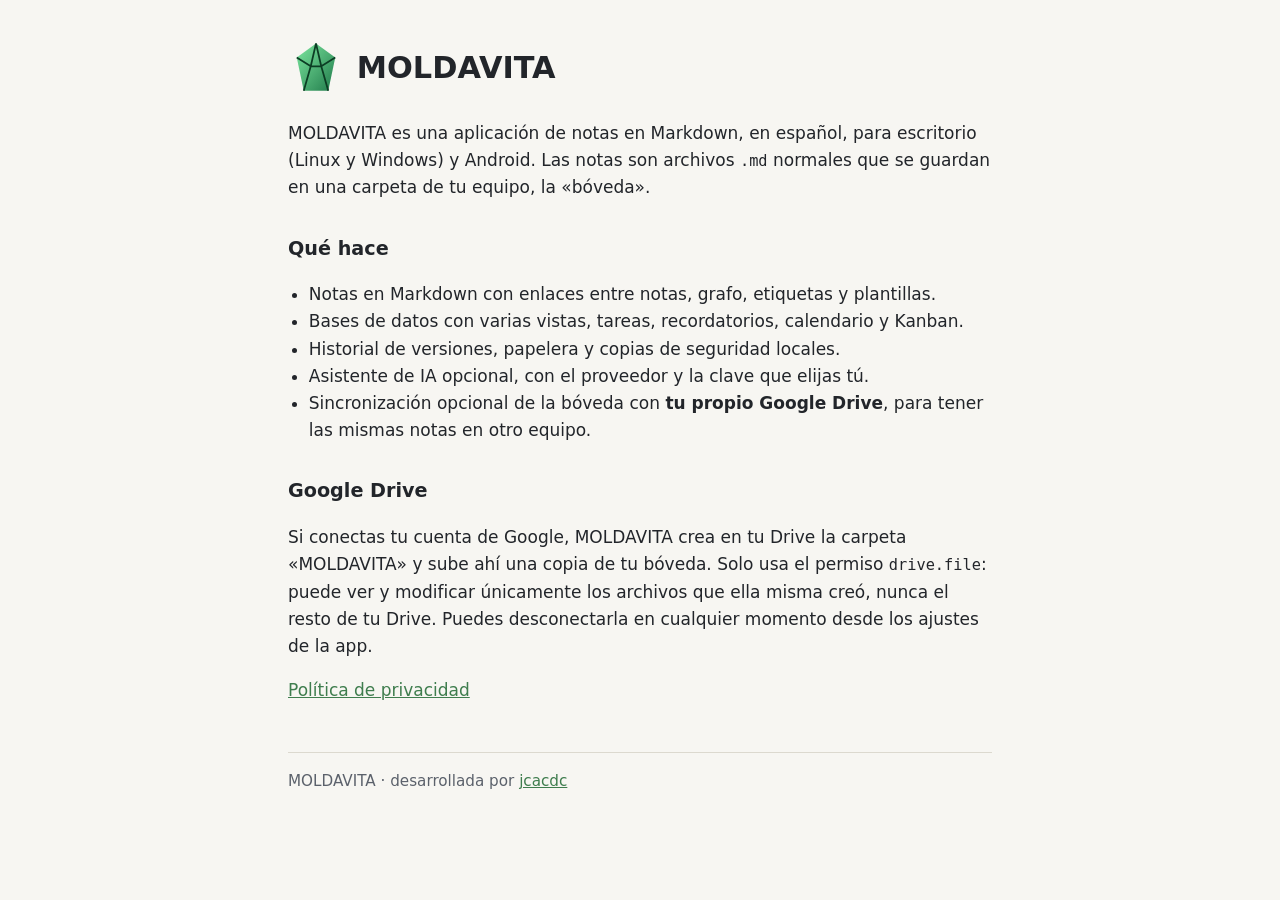
<file: index.html>
<!doctype html>
<html lang="es">
<head>
<meta charset="utf-8">
<meta name="viewport" content="width=device-width,initial-scale=1">
<title>MOLDAVITA</title>
<meta name="description" content="MOLDAVITA: aplicación de notas en Markdown para escritorio y Android, con sincronización opcional con tu propio Google Drive.">
<link rel="icon" href="icono.svg" type="image/svg+xml">
<link rel="stylesheet" href="estilo.css">
</head>
<body>
<main>
<header><img src="icono.svg" alt=""><h1>MOLDAVITA</h1></header>
<p>MOLDAVITA es una aplicación de notas en Markdown, en español, para escritorio (Linux y Windows) y Android. Las notas son archivos <code>.md</code> normales que se guardan en una carpeta de tu equipo, la «bóveda».</p>
<h2>Qué hace</h2>
<ul>
<li>Notas en Markdown con enlaces entre notas, grafo, etiquetas y plantillas.</li>
<li>Bases de datos con varias vistas, tareas, recordatorios, calendario y Kanban.</li>
<li>Historial de versiones, papelera y copias de seguridad locales.</li>
<li>Asistente de IA opcional, con el proveedor y la clave que elijas tú.</li>
<li>Sincronización opcional de la bóveda con <strong>tu propio Google Drive</strong>, para tener las mismas notas en otro equipo.</li>
</ul>
<h2>Google Drive</h2>
<p>Si conectas tu cuenta de Google, MOLDAVITA crea en tu Drive la carpeta «MOLDAVITA» y sube ahí una copia de tu bóveda. Solo usa el permiso <code>drive.file</code>: puede ver y modificar únicamente los archivos que ella misma creó, nunca el resto de tu Drive. Puedes desconectarla en cualquier momento desde los ajustes de la app.</p>
<p><a href="privacidad.html">Política de privacidad</a></p>
<footer>MOLDAVITA · desarrollada por <a href="https://github.com/jcacdc">jcacdc</a></footer>
</main>
</body>
</html>
</file>
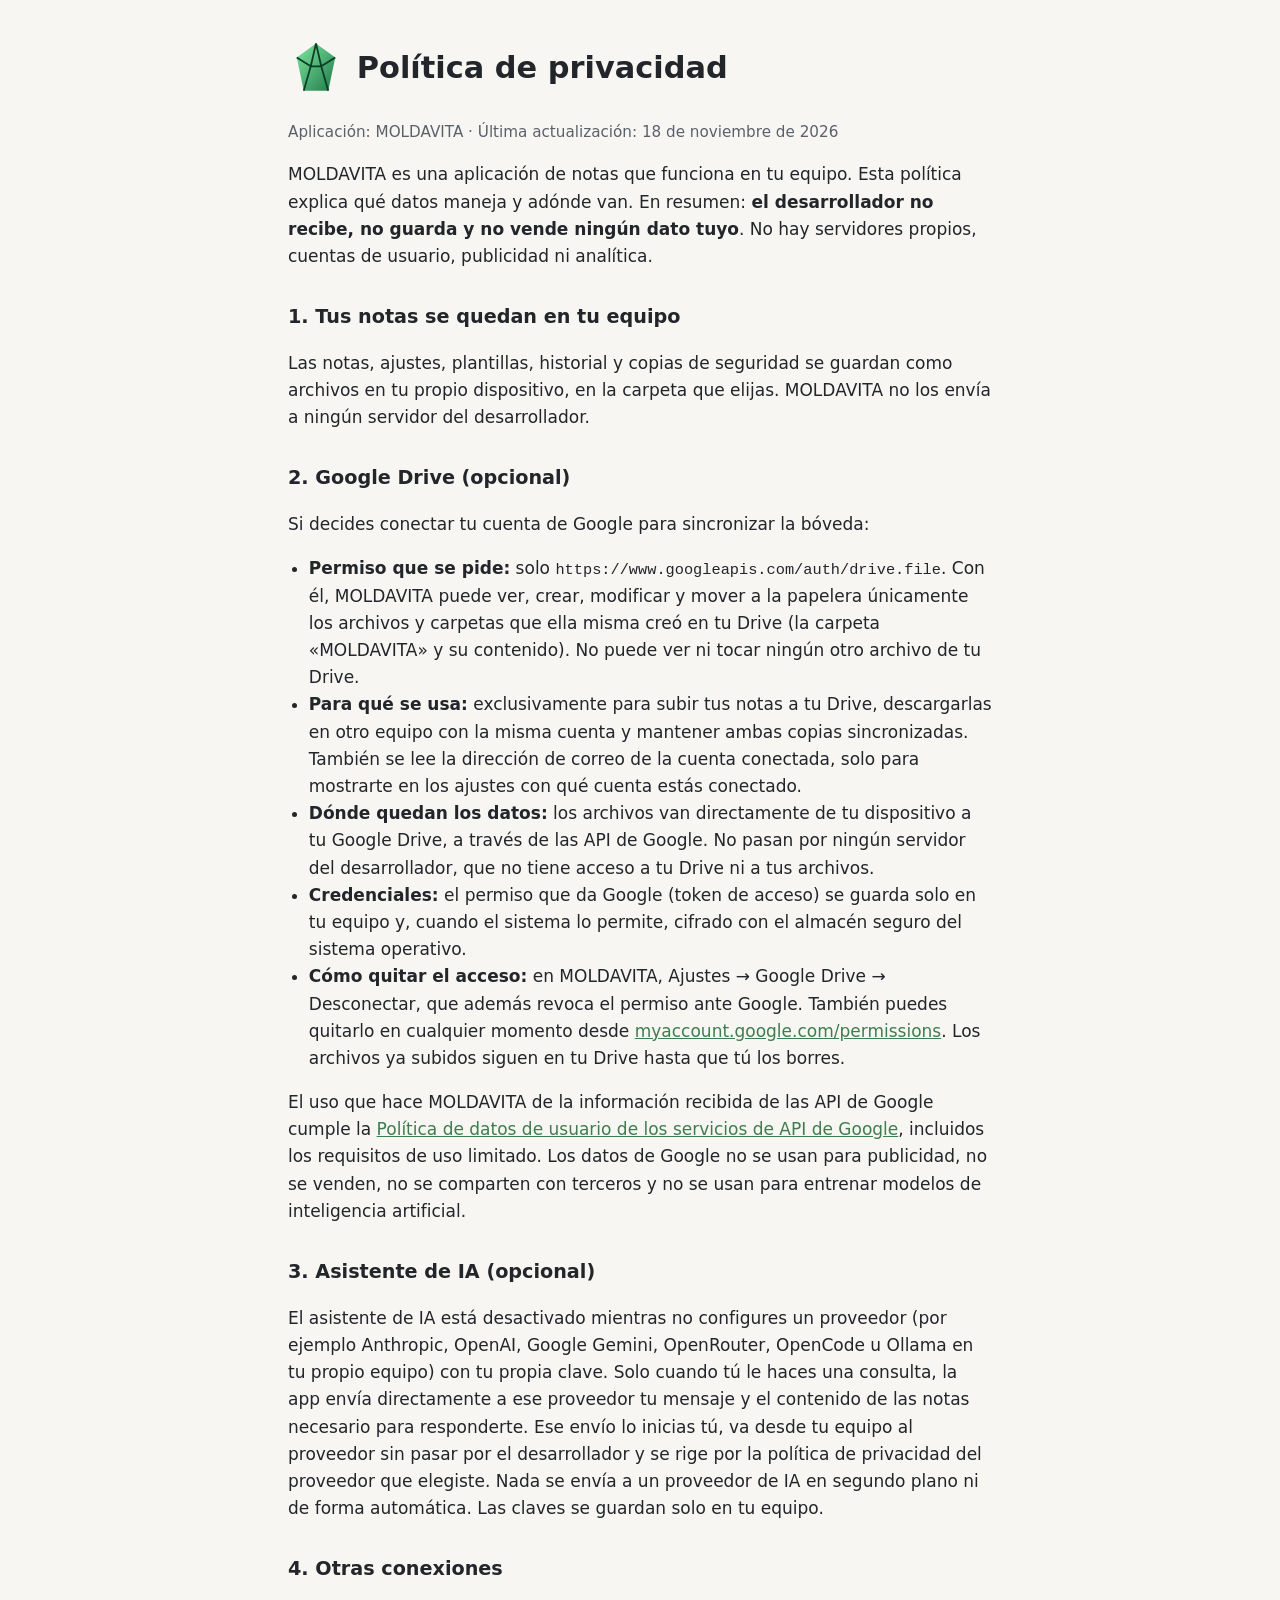
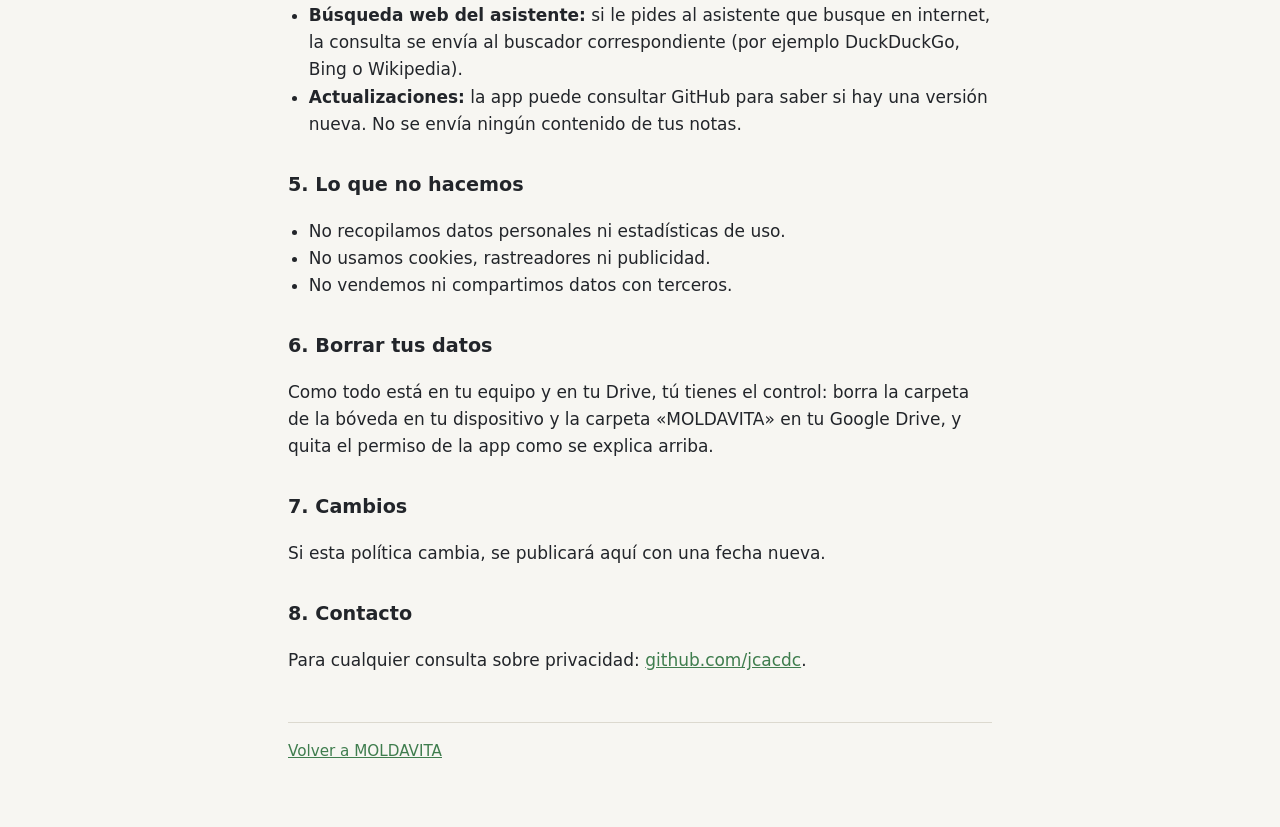
<file: privacidad.html>
<!doctype html>
<html lang="es">
<head>
<meta charset="utf-8">
<meta name="viewport" content="width=device-width,initial-scale=1">
<title>Privacidad de MOLDAVITA</title>
<meta name="description" content="Política de privacidad de la aplicación MOLDAVITA.">
<link rel="icon" href="icono.svg" type="image/svg+xml">
<link rel="stylesheet" href="estilo.css">
</head>
<body>
<main>
<header><img src="icono.svg" alt=""><h1>Política de privacidad</h1></header>
<p class="suave">Aplicación: MOLDAVITA · Última actualización: 18 de noviembre de 2026</p>

<p>MOLDAVITA es una aplicación de notas que funciona en tu equipo. Esta política explica qué datos maneja y adónde van. En resumen: <strong>el desarrollador no recibe, no guarda y no vende ningún dato tuyo</strong>. No hay servidores propios, cuentas de usuario, publicidad ni analítica.</p>

<h2>1. Tus notas se quedan en tu equipo</h2>
<p>Las notas, ajustes, plantillas, historial y copias de seguridad se guardan como archivos en tu propio dispositivo, en la carpeta que elijas. MOLDAVITA no los envía a ningún servidor del desarrollador.</p>

<h2>2. Google Drive (opcional)</h2>
<p>Si decides conectar tu cuenta de Google para sincronizar la bóveda:</p>
<ul>
<li><strong>Permiso que se pide:</strong> solo <code>https://www.googleapis.com/auth/drive.file</code>. Con él, MOLDAVITA puede ver, crear, modificar y mover a la papelera únicamente los archivos y carpetas que ella misma creó en tu Drive (la carpeta «MOLDAVITA» y su contenido). No puede ver ni tocar ningún otro archivo de tu Drive.</li>
<li><strong>Para qué se usa:</strong> exclusivamente para subir tus notas a tu Drive, descargarlas en otro equipo con la misma cuenta y mantener ambas copias sincronizadas. También se lee la dirección de correo de la cuenta conectada, solo para mostrarte en los ajustes con qué cuenta estás conectado.</li>
<li><strong>Dónde quedan los datos:</strong> los archivos van directamente de tu dispositivo a tu Google Drive, a través de las API de Google. No pasan por ningún servidor del desarrollador, que no tiene acceso a tu Drive ni a tus archivos.</li>
<li><strong>Credenciales:</strong> el permiso que da Google (token de acceso) se guarda solo en tu equipo y, cuando el sistema lo permite, cifrado con el almacén seguro del sistema operativo.</li>
<li><strong>Cómo quitar el acceso:</strong> en MOLDAVITA, Ajustes → Google Drive → Desconectar, que además revoca el permiso ante Google. También puedes quitarlo en cualquier momento desde <a href="https://myaccount.google.com/permissions">myaccount.google.com/permissions</a>. Los archivos ya subidos siguen en tu Drive hasta que tú los borres.</li>
</ul>
<p>El uso que hace MOLDAVITA de la información recibida de las API de Google cumple la <a href="https://developers.google.com/terms/api-services-user-data-policy">Política de datos de usuario de los servicios de API de Google</a>, incluidos los requisitos de uso limitado. Los datos de Google no se usan para publicidad, no se venden, no se comparten con terceros y no se usan para entrenar modelos de inteligencia artificial.</p>

<h2>3. Asistente de IA (opcional)</h2>
<p>El asistente de IA está desactivado mientras no configures un proveedor (por ejemplo Anthropic, OpenAI, Google Gemini, OpenRouter, OpenCode u Ollama en tu propio equipo) con tu propia clave. Solo cuando tú le haces una consulta, la app envía directamente a ese proveedor tu mensaje y el contenido de las notas necesario para responderte. Ese envío lo inicias tú, va desde tu equipo al proveedor sin pasar por el desarrollador y se rige por la política de privacidad del proveedor que elegiste. Nada se envía a un proveedor de IA en segundo plano ni de forma automática. Las claves se guardan solo en tu equipo.</p>

<h2>4. Otras conexiones</h2>
<ul>
<li><strong>Búsqueda web del asistente:</strong> si le pides al asistente que busque en internet, la consulta se envía al buscador correspondiente (por ejemplo DuckDuckGo, Bing o Wikipedia).</li>
<li><strong>Actualizaciones:</strong> la app puede consultar GitHub para saber si hay una versión nueva. No se envía ningún contenido de tus notas.</li>
</ul>

<h2>5. Lo que no hacemos</h2>
<ul>
<li>No recopilamos datos personales ni estadísticas de uso.</li>
<li>No usamos cookies, rastreadores ni publicidad.</li>
<li>No vendemos ni compartimos datos con terceros.</li>
</ul>

<h2>6. Borrar tus datos</h2>
<p>Como todo está en tu equipo y en tu Drive, tú tienes el control: borra la carpeta de la bóveda en tu dispositivo y la carpeta «MOLDAVITA» en tu Google Drive, y quita el permiso de la app como se explica arriba.</p>

<h2>7. Cambios</h2>
<p>Si esta política cambia, se publicará aquí con una fecha nueva.</p>

<h2>8. Contacto</h2>
<p>Para cualquier consulta sobre privacidad: <a href="https://github.com/jcacdc">github.com/jcacdc</a>.</p>

<footer><a href="index.html">Volver a MOLDAVITA</a></footer>
</main>
</body>
</html>
</file>
<file: estilo.css>
:root{--fondo:#f7f6f2;--texto:#22252a;--suave:#5b616b;--acento:#3f7d4e;--borde:#dcd9cf}
@media (prefers-color-scheme:dark){:root{--fondo:#1d2024;--texto:#e6e3dc;--suave:#a3a7ae;--acento:#7fc28f;--borde:#363a40}}
*{box-sizing:border-box}
body{margin:0;background:var(--fondo);color:var(--texto);font:17px/1.6 system-ui,-apple-system,"Segoe UI",Roboto,sans-serif}
main{max-width:46rem;margin:0 auto;padding:2.5rem 1rem 4rem}
header{display:flex;align-items:center;gap:.8rem;margin-bottom:1.5rem}
header img{width:56px;height:56px}
h1{font-size:1.9rem;margin:0}
h2{font-size:1.2rem;margin:2rem 0 .4rem}
p,li{color:var(--texto)}
.suave,footer{color:var(--suave);font-size:.95rem}
a{color:var(--acento)}
ul{padding-left:1.3rem}
footer{border-top:1px solid var(--borde);margin-top:3rem;padding-top:1rem}
code{overflow-wrap:anywhere;font-size:.9em}
</file>
